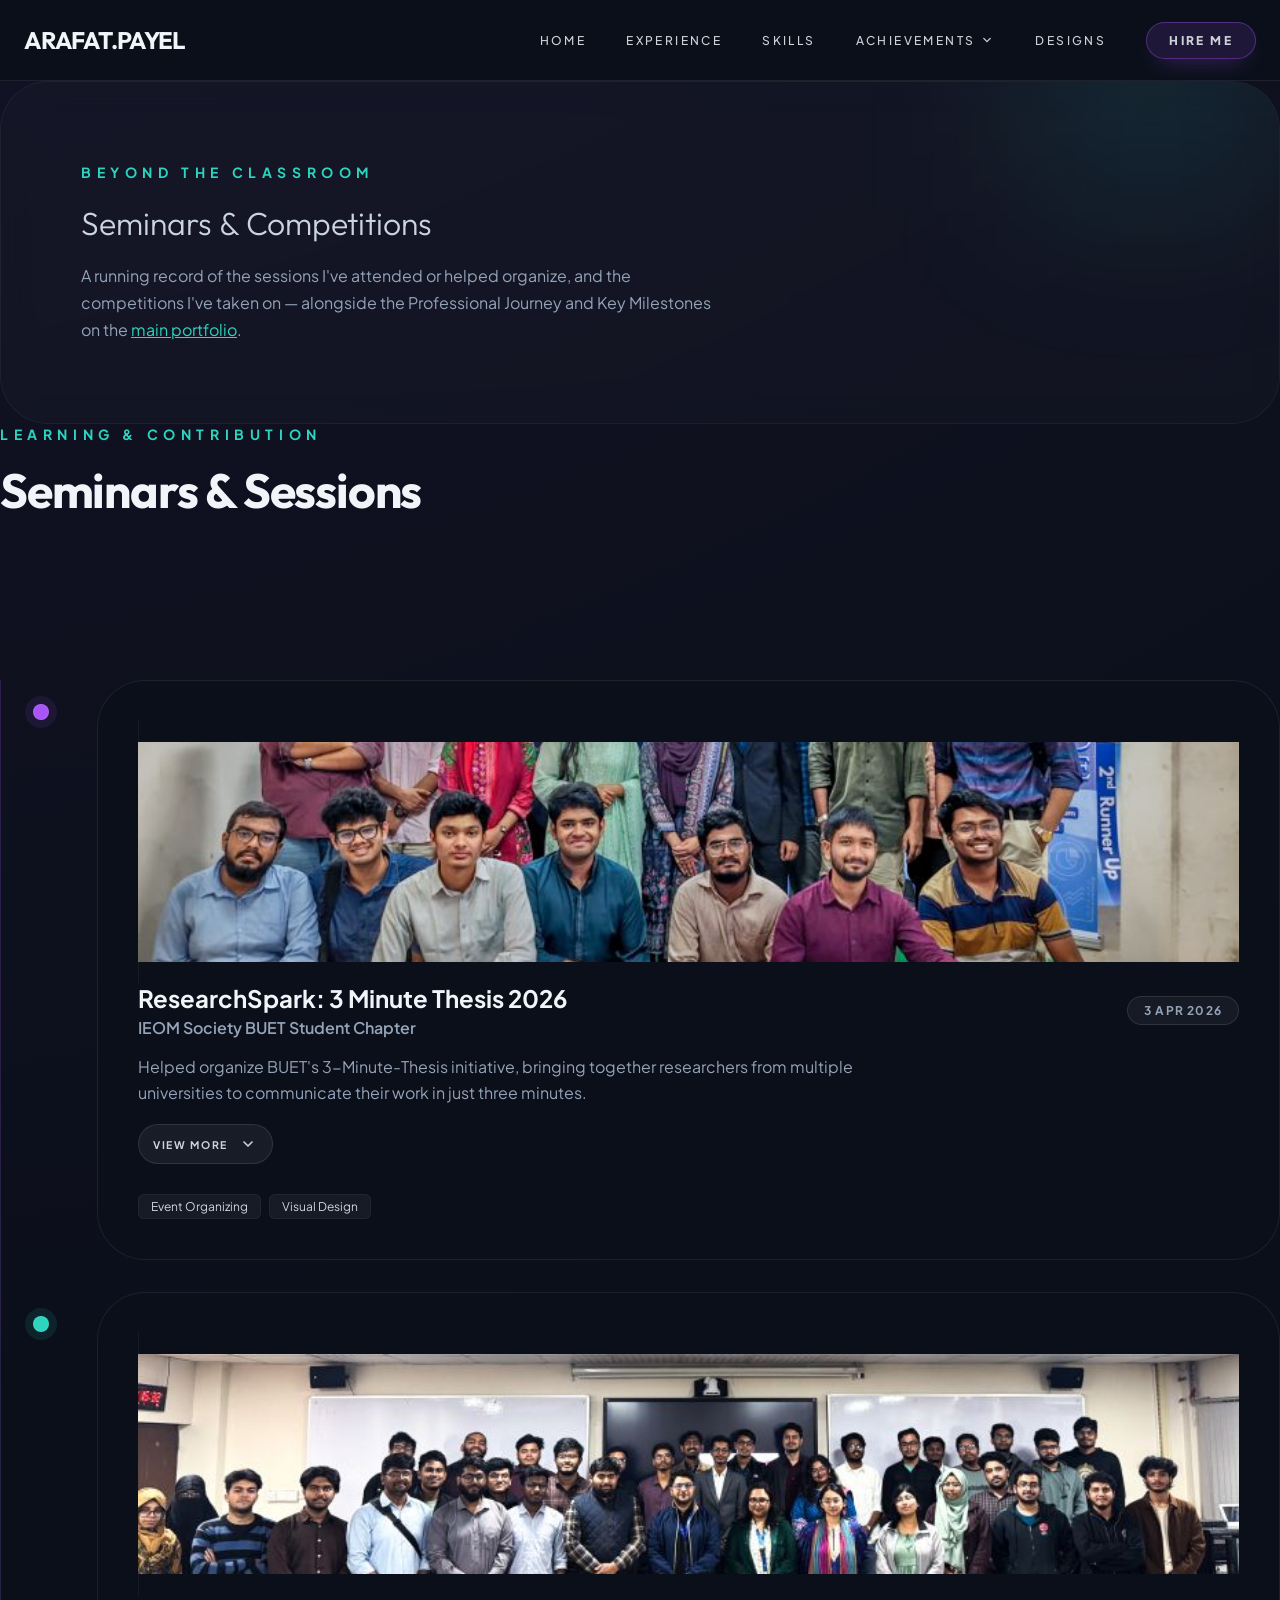
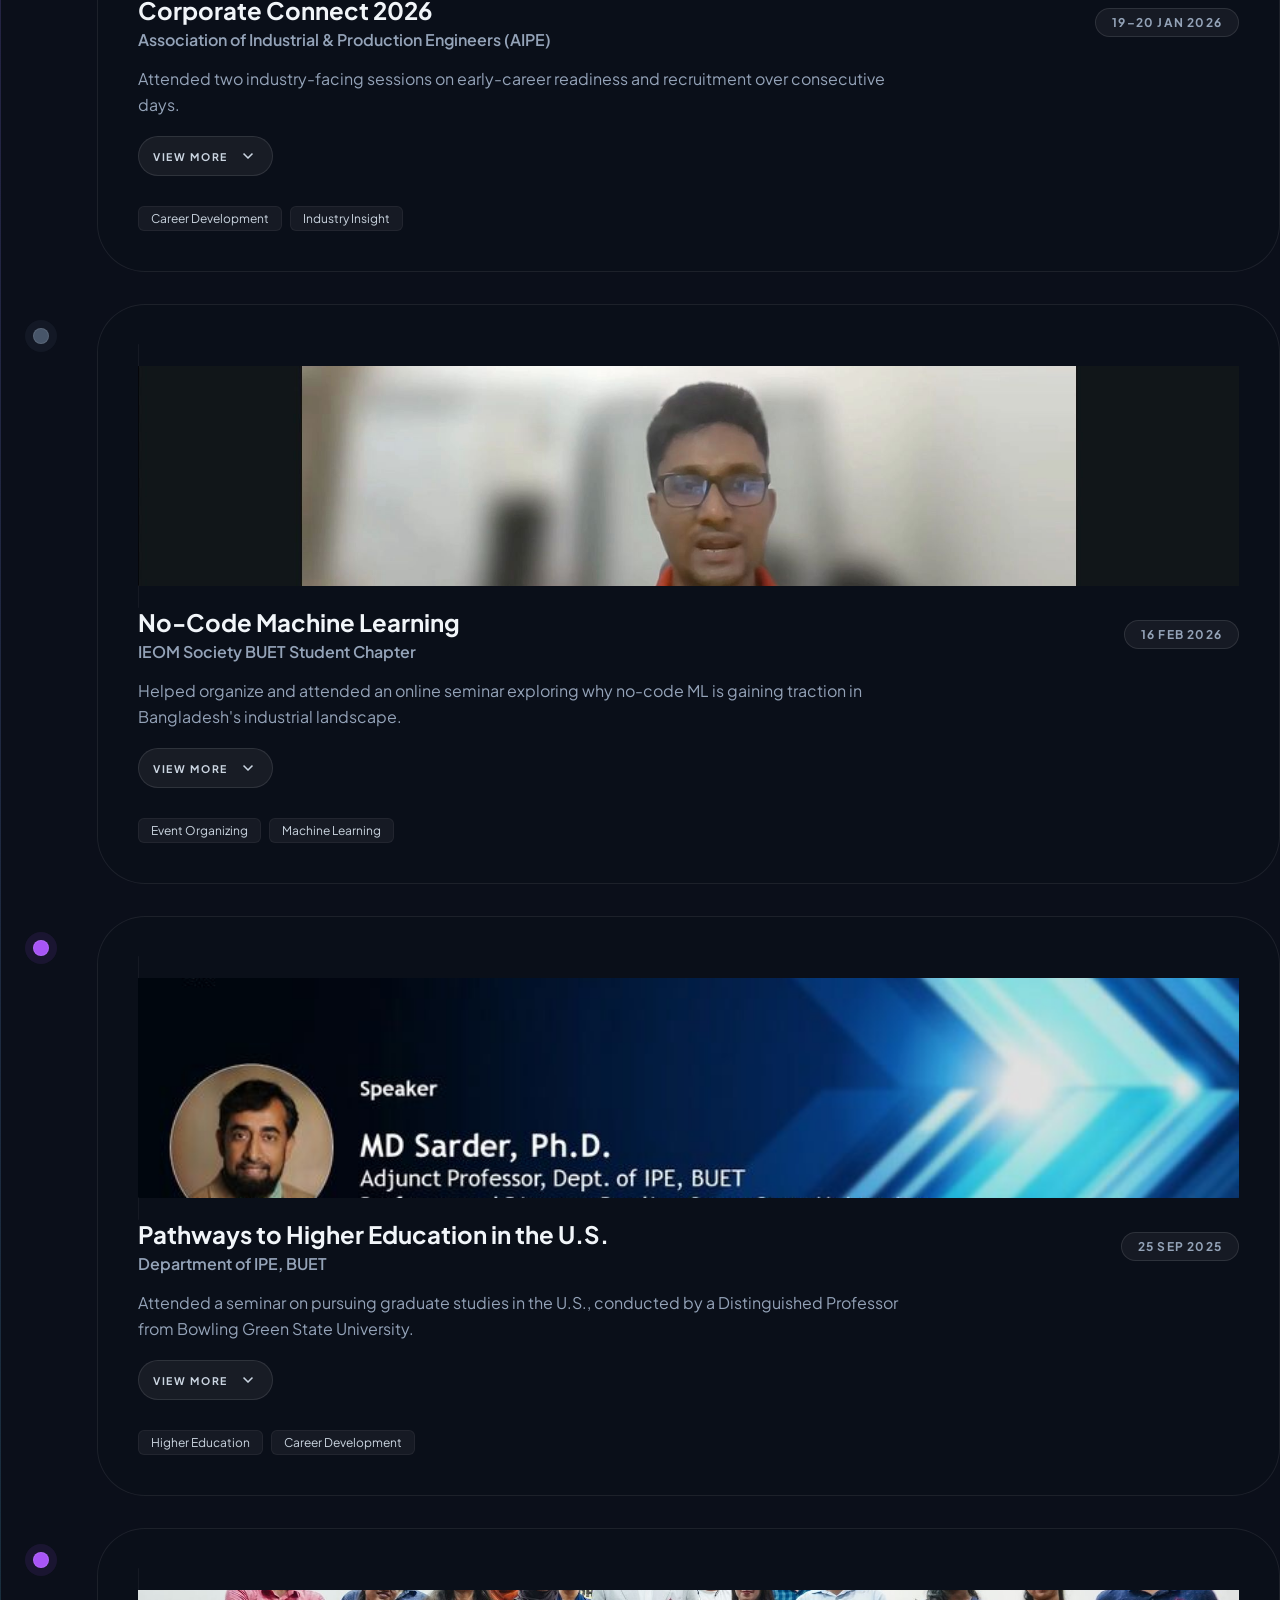
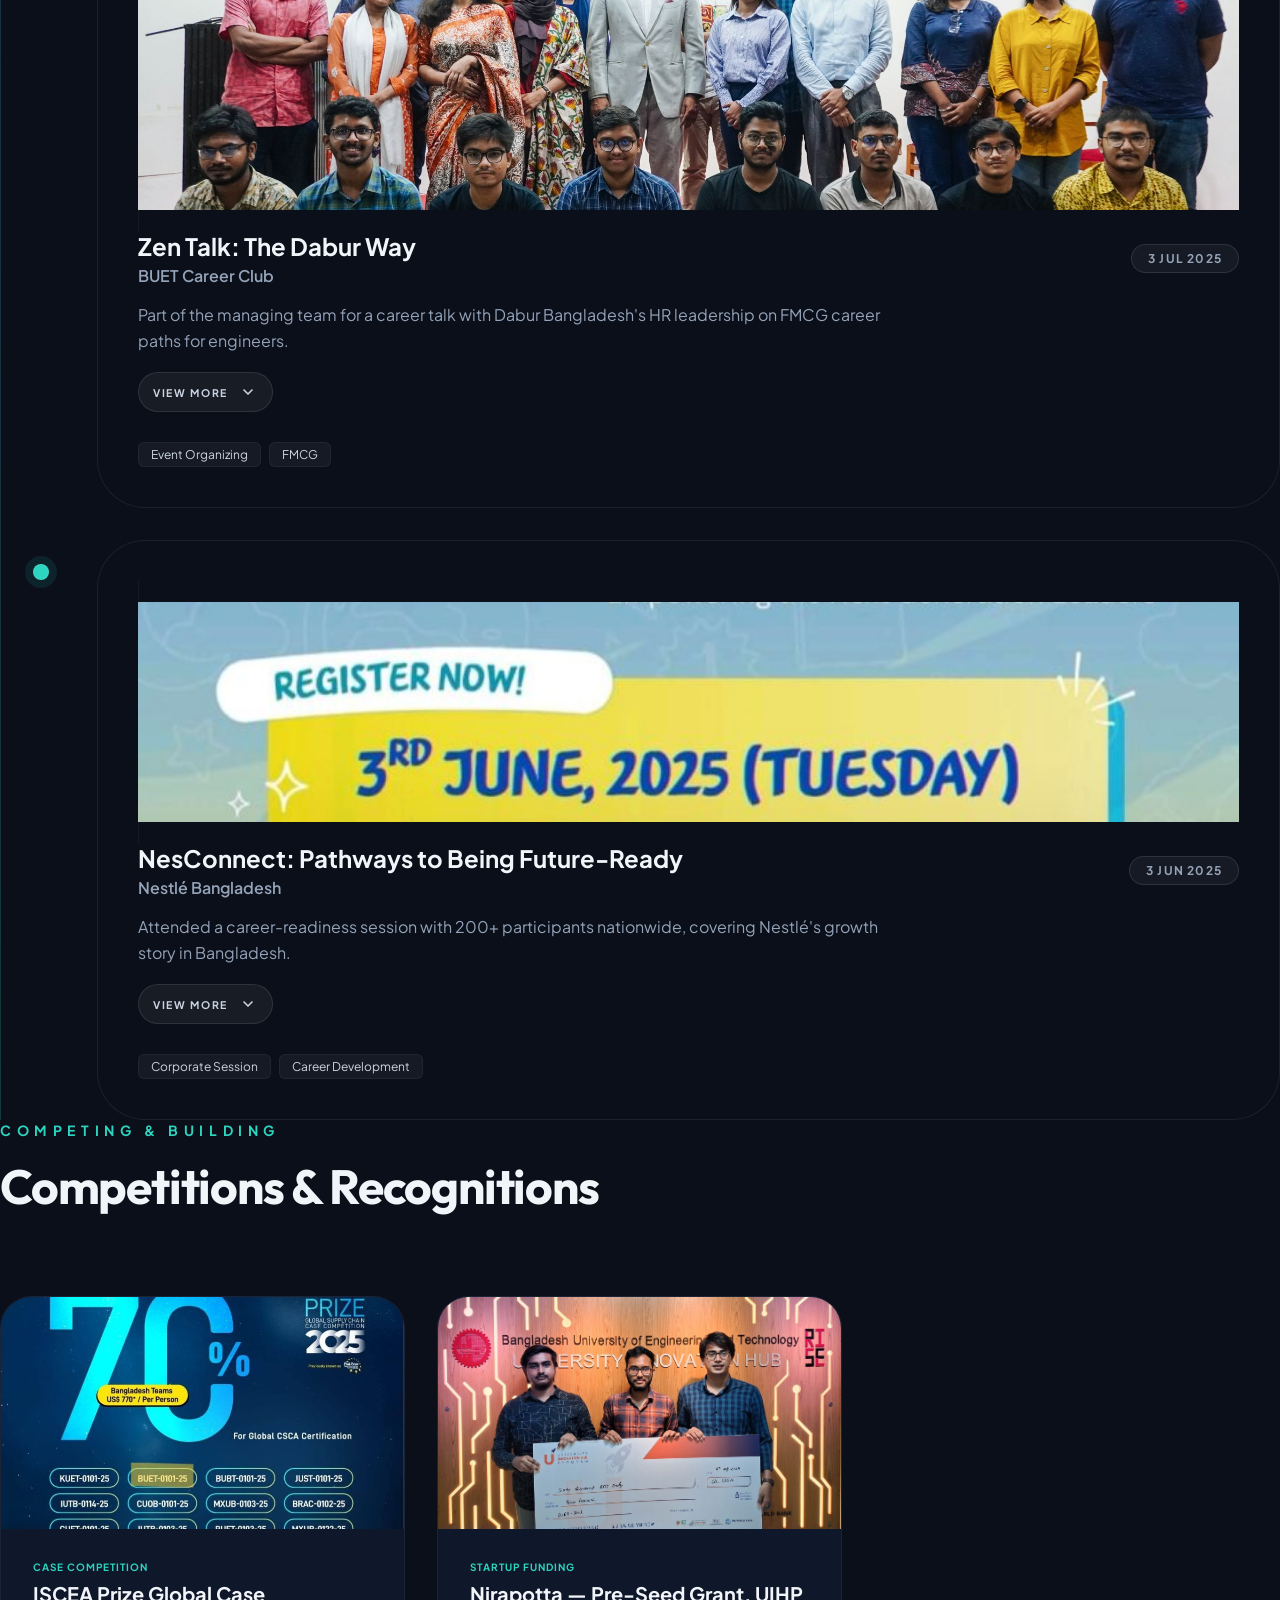
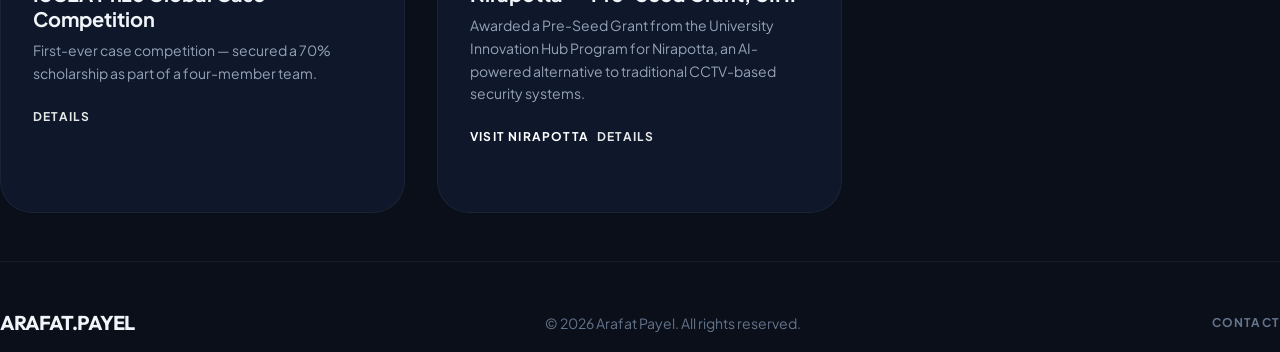
<file: seminars.html>
<!DOCTYPE html>
<html lang="en">
<head>
  <meta charset="UTF-8" />
  <meta name="viewport" content="width=device-width, initial-scale=1.0" />
  <title>Seminars &amp; Competitions — Arafat Payel</title>
  <link rel="preconnect" href="https://fonts.googleapis.com">
  <link rel="preconnect" href="https://fonts.gstatic.com" crossorigin>
  <link href="https://fonts.googleapis.com/css2?family=Outfit:wght@300;400;700&family=Plus+Jakarta+Sans:wght@300;400;500;700&display=swap" rel="stylesheet">
  <link href="https://fonts.googleapis.com/css2?family=Material+Symbols+Outlined:wght@400&display=swap" rel="stylesheet">
  <link rel="stylesheet" href="styles.css" />
</head>
<body>
  <div class="page">
    <!-- Navigation -->
    <header class="nav">
      <div class="nav-inner">
        <a href="index.html" class="nav-brand nav-brand--link">ARAFAT.PAYEL</a>
        <button class="nav-toggle" type="button" id="navToggle" aria-label="Toggle navigation" aria-expanded="false" aria-controls="primaryNav">
          <span class="material-symbols-outlined" id="navToggleIcon" aria-hidden="true">menu</span>
        </button>
        <nav class="nav-links" id="primaryNav">
          <a href="index.html#home">Home</a>
          <a href="index.html#experience">Experience</a>
          <a href="index.html#skills">Skills</a>
          <div class="nav-item nav-item--dropdown">
            <button class="nav-dropdown-trigger" type="button" aria-expanded="false" aria-haspopup="true">
              Achievements
              <span class="material-symbols-outlined nav-dropdown-caret" aria-hidden="true">expand_more</span>
            </button>
            <div class="nav-dropdown-menu">
              <a href="index.html#portfolio">Key Milestones</a>
              <a href="seminars.html" aria-current="page">Seminars &amp; Competitions</a>
            </div>
          </div>
          <a href="index.html#designs">Designs</a>
          <a href="index.html#contact" class="nav-cta">Hire Me</a>
        </nav>
      </div>
    </header>

    <main>
      <!-- Page intro -->
      <section id="seminars-top" class="section section-summary">
        <div class="summary-card">
          <div class="summary-glow"></div>
          <div class="summary-inner">
            <p class="eyebrow">Beyond the Classroom</p>
            <p class="summary-text summary-text--compact">
              Seminars &amp; Competitions
            </p>
            <p class="summary-lede">
              A running record of the sessions I've attended or helped organize, and the
              competitions I've taken on — alongside the Professional Journey and Key Milestones
              on the <a href="index.html#portfolio" class="inline-link">main portfolio</a>.
            </p>
          </div>
        </div>
      </section>

      <!-- Seminars & Sessions Timeline -->
      <section id="seminars" class="section section-journey">
        <div class="journey-header">
          <div class="section-header">
            <p class="eyebrow">Learning &amp; Contribution</p>
            <h2 class="section-title">Seminars &amp; Sessions</h2>
          </div>
        </div>
        <div class="journey-layout">
          <div class="journey-divider"></div>
         <div class="journey-cards">

  <!-- ResearchSpark 2026 -->
  <article class="journey-card">
    <div class="journey-card-badge journey-card-badge--purple"></div>
    <div class="journey-card-inner" role="button" tabindex="0" aria-expanded="false">
      <div class="seminar-row">
        <a class="journey-photo seminar-photo-link" href="assets/seminars/researchspark-2026.jpg" target="_blank" rel="noopener">
          <img src="assets/seminars/researchspark-2026.jpg" alt="ResearchSpark: 3 Minute Thesis 2026 grand finale" loading="lazy" decoding="async" />
        </a>

        <div class="seminar-content">
          <div class="journey-card-header">
            <div class="journey-card-titles">
              <h3 class="journey-role">ResearchSpark: 3 Minute Thesis 2026</h3>
              <p class="journey-org">IEOM Society BUET Student Chapter</p>
            </div>
            <span class="journey-meta">3 Apr 2026</span>
          </div>
          <p class="journey-text">
            Helped organize BUET's 3-Minute-Thesis initiative, bringing together researchers
            from multiple universities to communicate their work in just three minutes.
          </p>
          <button class="journey-expand" type="button" aria-expanded="false">
            <span class="journey-expand-label">View more</span>
            <span class="material-symbols-outlined journey-expand-icon" aria-hidden="true">expand_more</span>
          </button>
          <ul class="journey-points">
            <li>Shaped the event's <span class="hl">visual identity</span> and overall attendee experience</li>
            <li>Supported planning through to the Grand Finale alongside the chapter's leadership</li>
            <li>Reinforced the value of clear, real-world-relevant research communication among student researchers</li>
          </ul>
          <div class="journey-tags">
            <span class="tag">Event Organizing</span>
            <span class="tag">Visual Design</span>
          </div>
        </div>
      </div>
    </div>
  </article>

  <!-- Corporate Connect 2026 -->
  <article class="journey-card">
    <div class="journey-card-badge journey-card-badge--teal"></div>
    <div class="journey-card-inner" role="button" tabindex="0" aria-expanded="false">
      <div class="seminar-row seminar-row--reverse">
        <a class="journey-photo seminar-photo-link" href="assets/seminars/corporate-connect-2026.jpg" target="_blank" rel="noopener">
          <img src="assets/seminars/corporate-connect-2026.jpg" alt="Corporate Connect 2026 session" loading="lazy" decoding="async" />
        </a>

        <div class="seminar-content">
          <div class="journey-card-header">
            <div class="journey-card-titles">
              <h3 class="journey-role">Corporate Connect 2026</h3>
              <p class="journey-org">Association of Industrial &amp; Production Engineers (AIPE)</p>
            </div>
            <span class="journey-meta">19–20 Jan 2026</span>
          </div>
          <p class="journey-text">
            Attended two industry-facing sessions on early-career readiness and recruitment
            over consecutive days.
          </p>
          <button class="journey-expand" type="button" aria-expanded="false">
            <span class="journey-expand-label">View more</span>
            <span class="material-symbols-outlined journey-expand-icon" aria-hidden="true">expand_more</span>
          </button>
          <ul class="journey-points">
            <li><span class="hl">Session 1 — Industry Lens on Early Career Readiness:</span> CV building, job search strategy, and assessment prep, led by a Talent Acquisition lead at Reckitt</li>
            <li><span class="hl">Session 2 — From Shortlist to Success:</span> the recruiter's-eye view of hiring, led by recruiting professionals from Grameenphone</li>
          </ul>
          <div class="journey-tags">
            <span class="tag">Career Development</span>
            <span class="tag">Industry Insight</span>
          </div>
        </div>
      </div>
    </div>
  </article>

  <!-- No-Code Machine Learning -->
  <article class="journey-card">
    <div class="journey-card-badge journey-card-badge--slate"></div>
    <div class="journey-card-inner" role="button" tabindex="0" aria-expanded="false">
      <div class="seminar-row">
        <a class="journey-photo seminar-photo-link" href="assets/seminars/no-code-ml.jpg" target="_blank" rel="noopener">
          <img src="assets/seminars/no-code-ml.jpg" alt="No-Code Machine Learning seminar" loading="lazy" decoding="async" />
        </a>

        <div class="seminar-content">
          <div class="journey-card-header">
            <div class="journey-card-titles">
              <h3 class="journey-role">No-Code Machine Learning</h3>
              <p class="journey-org">IEOM Society BUET Student Chapter</p>
            </div>
            <span class="journey-meta">16 Feb 2026</span>
          </div>
          <p class="journey-text">
            Helped organize and attended an online seminar exploring why no-code ML is gaining
            traction in Bangladesh's industrial landscape.
          </p>
          <button class="journey-expand" type="button" aria-expanded="false">
            <span class="journey-expand-label">View more</span>
            <span class="material-symbols-outlined journey-expand-icon" aria-hidden="true">expand_more</span>
          </button>
          <ul class="journey-points">
            <li>Covered <span class="hl-purple">real-world manufacturing use cases</span> and career pathways into AI-driven roles</li>
            <li>Delivered by Araf Mustavi, with a focus on practical skill-building for engineering students</li>
          </ul>
          <div class="journey-tags">
            <span class="tag">Event Organizing</span>
            <span class="tag">Machine Learning</span>
          </div>
        </div>
      </div>
    </div>
  </article>

  <!-- Pathways to Higher Education in the US -->
  <article class="journey-card">
    <div class="journey-card-badge journey-card-badge--pink"></div>
    <div class="journey-card-inner" role="button" tabindex="0" aria-expanded="false">
      <div class="seminar-row seminar-row--reverse">
        <a class="journey-photo seminar-photo-link" href="assets/seminars/pathways-higher-ed.jpg" target="_blank" rel="noopener">
          <img src="assets/seminars/pathways-higher-ed.jpg" alt="Pathways to Higher Education in the U.S. seminar" loading="lazy" decoding="async" />
        </a>

        <div class="seminar-content">
          <div class="journey-card-header">
            <div class="journey-card-titles">
              <h3 class="journey-role">Pathways to Higher Education in the U.S.</h3>
              <p class="journey-org">Department of IPE, BUET</p>
            </div>
            <span class="journey-meta">25 Sep 2025</span>
          </div>
          <p class="journey-text">
            Attended a seminar on pursuing graduate studies in the U.S., conducted by a
            Distinguished Professor from Bowling Green State University.
          </p>
          <button class="journey-expand" type="button" aria-expanded="false">
            <span class="journey-expand-label">View more</span>
            <span class="material-symbols-outlined journey-expand-icon" aria-hidden="true">expand_more</span>
          </button>
          <ul class="journey-points">
            <li>Covered <span class="hl">pathways and opportunities</span> for BUET graduates pursuing higher education abroad</li>
            <li>Organized by faculty members Dr. Syed Mithun Ali and Rashik Ahnaf</li>
          </ul>
          <div class="journey-tags">
            <span class="tag">Higher Education</span>
            <span class="tag">Career Development</span>
          </div>
        </div>
      </div>
    </div>
  </article>

  <!-- Zen Talk: The Dabur Way -->
  <article class="journey-card">
    <div class="journey-card-badge journey-card-badge--purple"></div>
    <div class="journey-card-inner" role="button" tabindex="0" aria-expanded="false">
      <div class="seminar-row">
        <a class="journey-photo seminar-photo-link" href="assets/seminars/zen-talk-dabur.jpg" target="_blank" rel="noopener">
          <img src="assets/seminars/zen-talk-dabur.jpg" alt="Zen Talk: The Dabur Way career session" loading="lazy" decoding="async" />
        </a>

        <div class="seminar-content">
          <div class="journey-card-header">
            <div class="journey-card-titles">
              <h3 class="journey-role">Zen Talk: The Dabur Way</h3>
              <p class="journey-org">BUET Career Club</p>
            </div>
            <span class="journey-meta">3 Jul 2025</span>
          </div>
          <p class="journey-text">
            Part of the managing team for a career talk with Dabur Bangladesh's HR
            leadership on FMCG career paths for engineers.
          </p>
          <button class="journey-expand" type="button" aria-expanded="false">
            <span class="journey-expand-label">View more</span>
            <span class="material-symbols-outlined journey-expand-icon" aria-hidden="true">expand_more</span>
          </button>
          <ul class="journey-points">
            <li>Helped organize the session alongside BUET Career Club leadership</li>
            <li>Session covered how <span class="hl">Dabur differentiates itself</span> among MNCs and career possibilities for engineers in FMCG</li>
          </ul>
          <div class="journey-tags">
            <span class="tag">Event Organizing</span>
            <span class="tag">FMCG</span>
          </div>
        </div>
      </div>
    </div>
  </article>

  <!-- NesConnect -->
  <article class="journey-card">
    <div class="journey-card-badge journey-card-badge--teal"></div>
    <div class="journey-card-inner" role="button" tabindex="0" aria-expanded="false">
      <div class="seminar-row seminar-row--reverse">
        <a class="journey-photo seminar-photo-link" href="assets/seminars/nesconnect.jpg" target="_blank" rel="noopener">
          <img src="assets/seminars/nesconnect.jpg" alt="NesConnect: Pathways to Being Future-Ready session" loading="lazy" decoding="async" />
        </a>

        <div class="seminar-content">
          <div class="journey-card-header">
            <div class="journey-card-titles">
              <h3 class="journey-role">NesConnect: Pathways to Being Future-Ready</h3>
              <p class="journey-org">Nestlé Bangladesh</p>
            </div>
            <span class="journey-meta">3 Jun 2025</span>
          </div>
          <p class="journey-text">
            Attended a career-readiness session with 200+ participants nationwide, covering
            Nestlé's growth story in Bangladesh.
          </p>
          <button class="journey-expand" type="button" aria-expanded="false">
            <span class="journey-expand-label">View more</span>
            <span class="material-symbols-outlined journey-expand-icon" aria-hidden="true">expand_more</span>
          </button>
          <ul class="journey-points">
            <li>Covered Nestlé's <span class="hl">30-year growth story</span> in Bangladesh and modern CV-building practices</li>
            <li>Introduced to youth programs — Nesternship, NesRiser, and the Technical Trainee Programme</li>
          </ul>
          <div class="journey-tags">
            <span class="tag">Corporate Session</span>
            <span class="tag">Career Development</span>
          </div>
        </div>
      </div>
    </div>
  </article>

</div>
      </section>

      <!-- Competitions & Recognitions -->
      <section id="competitions" class="section section-portfolio">
        <div class="section-header">
          <p class="eyebrow">Competing &amp; Building</p>
          <h2 class="section-title">Competitions &amp; Recognitions</h2>
        </div>
        <div class="portfolio-grid">

          <article class="project-card">
            <div class="project-image">
              <img src="assets/seminars/iscea-case-competition.jpg" alt="ISCEA Prize Global Case Competition team" loading="lazy" decoding="async" />
            </div>
            <div class="project-body">
              <p class="project-eyebrow">Case Competition</p>
              <h3 class="project-title">ISCEA Prize Global Case Competition</h3>
              <p class="project-description">
                First-ever case competition — secured a 70% scholarship as part of a four-member team.
              </p>
              <div class="project-footer project-footer--actions">
                <button class="link-button project-expand" type="button" aria-expanded="false">
                  Details
                </button>
              </div>
              <ul class="project-points">
                <li>Teamed with <span class="hl">Md. Mushfiqur Rahman Asif</span>, K.M. Fahim Shariar, and Farjana Faija</li>
                <li>Drew on supply chain strategy insights shared by Md. Junayed Hasan</li>
              </ul>
            </div>
          </article>

          <article class="project-card">
            <div class="project-image">
              <img src="assets/seminars/nirapotta-uihp.jpg" alt="Nirapotta UIHP Pre-Seed Grant milestone" loading="lazy" decoding="async" />
            </div>
            <div class="project-body">
              <p class="project-eyebrow">Startup Funding</p>
              <h3 class="project-title">Nirapotta — Pre-Seed Grant, UIHP</h3>
              <p class="project-description">
                Awarded a Pre-Seed Grant from the University Innovation Hub Program for Nirapotta,
                an AI-powered alternative to traditional CCTV-based security systems.
              </p>
              <div class="project-footer project-footer--actions">
                <a class="link-button" href="https://www.nirapottabd.com" target="_blank" rel="noopener">
                  Visit Nirapotta
                </a>
                <button class="link-button project-expand" type="button" aria-expanded="false">
                  Details
                </button>
              </div>
              <ul class="project-points">
                <li>Team: <span class="hl">Md. Nazmus Sakib</span> and Md. Nafis Hussain</li>
                <li>Mentored by M. L. Khabir, advised by Rifat Rahman</li>
              </ul>
            </div>
          </article>

        </div>
      </section>

      <!-- Footer -->
      <section class="section section-contact">
        <div class="footer-bottom">
          <div class="footer-left">ARAFAT.PAYEL</div>
          <div class="footer-center">© 2026 Arafat Payel. All rights reserved.</div>
          <div class="footer-right">
            <a href="index.html#contact" class="footer-link">Contact</a>
          </div>
        </div>
      </section>
    </main>
  </div>

  <script src="site.js"></script>
</body>
</html>
</file>
<file: styles.css>
:root {
  --bg: #0b0f1a;
  --card-bg-soft: rgba(255, 255, 255, 0.02);
  --card-border-soft: rgba(255, 255, 255, 0.05);
  --card-border-strong: rgba(255, 255, 255, 0.08);
  --glass-overlay: rgba(255, 255, 255, 0.05);
  --accent: #a855f7;
  --accent-teal: #2dd4bf;
  --text-primary: #f1f5f9;
  --text-muted: #94a3b8;
  --text-soft: #cbd5e1;
  --text-brand: #a855f7;
  --shadow-soft: 0 25px 50px -12px rgba(0, 0, 0, 0.25);
}

*,
*::before,
*::after {
  box-sizing: border-box;
}
html {
  scroll-behavior: smooth;
  scroll-padding-top: 96px; /* offset for sticky navbar */
html, body {
  overflow-x: hidden;
  margin: 0;
  width: 100%;
}

body {
  min-height: 100vh;
  font-family: "Plus Jakarta Sans", system-ui, -apple-system, BlinkMacSystemFont,
    "Segoe UI", sans-serif;
  color: var(--text-primary);
  background-color: var(--bg);
  -webkit-font-smoothing: antialiased;
}

.page {
  position: relative;
  width: 100%;
  max-width: none;          /* full width */
  margin: 0;                /* no centered gutters */
  padding-bottom: 16.89px;
  background: radial-gradient(
    circle at -45% -45%,
    rgba(168, 85, 247, 0.1) 0,
    rgba(168, 85, 247, 0) 50%
  );
}

main {
  position: relative;
  z-index: 0;
}

a {
  color: inherit;
  text-decoration: none;
}

.material-symbols-outlined {
  font-family: "Material Symbols Outlined";
  font-weight: 400;
  font-style: normal;
  font-size: 30px;
  line-height: 1;
}

/* NAVIGATION */

.nav {
  position: sticky;
  top: 0;
  z-index: 10;
  backdrop-filter: blur(16px);
  background: rgba(11, 15, 26, 0.8);
  border-bottom: 1px solid var(--card-border-strong);
}

.nav-inner {
  display: flex;
  align-items: center;
  justify-content: space-between;
  gap: 3rem;
  padding: 0 24px;
  height: 80px;
}

.nav-brand {
  font-family: "Outfit", system-ui, sans-serif;
  font-weight: 700;
  font-size: 24px;
  letter-spacing: -0.05em;
  color: var(--text-primary);
}

.nav-links {
  display: flex;
  align-items: center;
  gap: 40px;
  font-size: 12px;
  font-weight: 500;
  letter-spacing: 0.2em;
  text-transform: uppercase;
}

.nav-links a {
  position: relative;
  color: var(--text-primary);
  opacity: 0.85;
  transition: opacity 150ms ease, transform 150ms ease;
}

.nav-links a:hover {
  opacity: 1;
  transform: translateY(-1px);
}

.nav-item--dropdown {
  position: relative;
}

.nav-dropdown-trigger {
  display: inline-flex;
  align-items: center;
  gap: 4px;
  background: none;
  border: none;
  padding: 0;
  color: var(--text-primary);
  opacity: 0.85;
  font: inherit;
  letter-spacing: inherit;
  text-transform: inherit;
  cursor: pointer;
  transition: opacity 150ms ease, transform 150ms ease;
}

.nav-dropdown-trigger:hover {
  opacity: 1;
  transform: translateY(-1px);
}

.nav-dropdown-caret {
  font-size: 16px;
  transition: transform 180ms ease;
}

.nav-item--dropdown.is-open .nav-dropdown-caret {
  transform: rotate(180deg);
}

.nav-dropdown-menu {
  position: absolute;
  top: calc(100% + 16px);
  left: 50%;
  transform: translateX(-50%) translateY(-8px);
  min-width: 220px;
  display: flex;
  flex-direction: column;
  padding: 10px;
  border-radius: 20px;
  border: 1px solid var(--card-border-strong);
  background: rgba(11, 15, 26, 0.97);
  backdrop-filter: blur(16px);
  box-shadow: var(--shadow-soft);
  opacity: 0;
  pointer-events: none;
  visibility: hidden;
  transition: opacity 160ms ease, transform 160ms ease;
  text-transform: none;
  letter-spacing: normal;
}

.nav-item--dropdown.is-open .nav-dropdown-menu {
  opacity: 1;
  transform: translateX(-50%) translateY(0);
  pointer-events: auto;
  visibility: visible;
}

.nav-dropdown-menu a {
  padding: 10px 14px;
  border-radius: 12px;
  font-size: 13px;
  font-weight: 500;
  text-transform: none;
  letter-spacing: normal;
  opacity: 0.85;
}

.nav-dropdown-menu a:hover {
  opacity: 1;
  background: rgba(255, 255, 255, 0.05);
  transform: none;
}

.nav-cta {
  padding: 10px 22px;
  border-radius: 9999px;

  background: rgba(168, 85, 247, 0.16); /* theme */
  border: 1px solid rgba(168, 85, 247, 0.45);
  color: #fff;

  font-weight: 800;
  letter-spacing: 0.2em;
  box-shadow: 0 10px 25px -12px rgba(168, 85, 247, 0.55);

  transition: transform 150ms ease, background-color 150ms ease, border-color 150ms ease;
}

.nav-cta:hover {
  transform: translateY(-1px);
  background: rgba(168, 85, 247, 0.24);
  border-color: rgba(168, 85, 247, 0.65);
}

.nav-toggle {
  display: none;
  align-items: center;
  justify-content: center;
  width: 44px;
  height: 44px;
  border-radius: 9999px;
  border: 1px solid var(--card-border-strong);
  background: rgba(255, 255, 255, 0.04);
  color: var(--text-primary);
  cursor: pointer;
}

.nav-toggle .material-symbols-outlined {
  font-size: 26px;
}

@media (max-width: 860px) {
  .nav-toggle {
    display: inline-flex;
  }

  .nav-links {
    position: fixed;
    top: 80px;
    left: 0;
    right: 0;
    flex-direction: column;
    align-items: stretch;
    gap: 0;
    padding: 12px 24px 28px;
    background: rgba(11, 15, 26, 0.98);
    backdrop-filter: blur(16px);
    border-bottom: 1px solid var(--card-border-strong);
    transform: translateY(-12px);
    opacity: 0;
    pointer-events: none;
    visibility: hidden;
    transition: transform 200ms ease, opacity 200ms ease;
  }

  .nav-links.is-open {
    transform: translateY(0);
    opacity: 1;
    pointer-events: auto;
    visibility: visible;
  }

  .nav-links a {
    padding: 14px 4px;
    border-bottom: 1px solid var(--card-border-soft);
  }

  .nav-links a:last-child {
    border-bottom: none;
  }

  .nav-cta {
    margin-top: 12px;
    text-align: center;
    justify-content: center;
  }

  .nav-item--dropdown {
    border-bottom: 1px solid var(--card-border-soft);
  }

  .nav-dropdown-trigger {
    width: 100%;
    justify-content: space-between;
    padding: 14px 4px;
    opacity: 1;
  }

  .nav-dropdown-menu {
    position: static;
    transform: none;
    opacity: 1;
    pointer-events: auto;
    visibility: visible;
    display: none;
    margin: 0 0 8px;
    padding: 4px 0 4px 12px;
    border: none;
    background: none;
    box-shadow: none;
  }

  .nav-item--dropdown.is-open .nav-dropdown-menu {
    display: flex;
  }

  .nav-dropdown-caret {
    transform: none !important;
  }

  .nav-item--dropdown.is-open .nav-dropdown-trigger .nav-dropdown-caret {
    transform: rotate(180deg) !important;
  }
}

@media (prefers-reduced-motion: reduce) {
  .nav-links {
    transition: none;
  }
}

/* SECTIONS */

.section {
  padding: 0 24px;
}

.section-hero {
  padding-top: 176px;
  padding-bottom: 120px;
}

.section-summary {
  padding-top: 72px;
  padding-bottom: 72px;
}

.section-journey,
.section-portfolio,
.section-designs {
  padding-top: 104px;
  padding-bottom: 104px;
}

.section-skills {
  padding-top: 104px;
  padding-bottom: 104px;
  background: rgba(15, 23, 42, 0.5);
}

.section-academics {
  padding-top: 80px;
  padding-bottom: 80px;
  border-top: 1px solid var(--card-border-soft);
}

.section-contact {
  padding-top: 104px;
  padding-bottom: 56px;
}

.section-header {
  display: flex;
  flex-direction: column;
  gap: 16px;
}

.section-header-center {
  text-align: center;
  align-items: center;
}

.section-title {
  margin: 0;
  font-family: "Outfit", system-ui, sans-serif;
  font-weight: 700;
  font-size: 48px;
  letter-spacing: -0.025em;
  color: var(--text-primary);
}

.eyebrow {
  margin: 0;
  font-family: "Plus Jakarta Sans", system-ui, sans-serif;
  font-weight: 700;
  font-size: 14px;
  line-height: 1.43;
  letter-spacing: 0.4em;
  text-transform: uppercase;
  color: var(--accent-teal);
}

/* HERO */

.hero-inner {
  display: flex;
  align-items: center;
  justify-content: center;
  gap: 48px;
}

.hero-content {
  display: flex;
  flex-direction: column;
  gap: 40px;
  max-width: 805px;
}

.hero-pill {
  display: inline-flex;
  align-items: center;
  padding: 8px 16px;
  border-radius: 9999px;
  background: rgba(168, 85, 247, 0.1);
  border: 1px solid rgba(168, 85, 247, 0.2);
  backdrop-filter: blur(16px);
}

.pill-dot {
  width: 8px;
  height: 8px;
  border-radius: 9999px;
  background: var(--accent);
  margin-right: 12px;
}

.pill-label {
  font-family: "Plus Jakarta Sans", system-ui, sans-serif;
  font-weight: 700;
  font-size: 12px;
  letter-spacing: 0.1em;
  text-transform: uppercase;
  color: var(--accent);
}

.hero-title {
  margin: 0;
  font-family: "Outfit", system-ui, sans-serif;
  font-weight: 700;
  font-size: clamp(36px, 6.5vw, 88px);
  line-height: 1.05;
  letter-spacing: -0.04em;
  color: var(--text-primary);
}
.hero-title { text-wrap: balance; }

.hero-subtitle,
.hero-content p {
  margin: 0;
  max-width: 664px;
  font-family: "Plus Jakarta Sans", system-ui, sans-serif;
  font-weight: 500;
  font-size: 24px;
  line-height: 1.33;
  color: #ffffff;
}

.hero-actions {
  display: flex;
  align-items: center;
  gap: 20px;
}

.btn {
  display: inline-flex;
  align-items: center;
  justify-content: center;
  gap: 12px;
  padding: 16px 32px;
  border-radius: 32px;
  border: 1px solid transparent;
  font-family: "Plus Jakarta Sans", system-ui, sans-serif;
  font-weight: 700;
  font-size: 16px;
  line-height: 1.5;
  cursor: pointer;
  transition: transform 120ms ease, box-shadow 120ms ease, background-color 120ms ease,
    color 120ms ease, border-color 120ms ease;
}

.btn-primary {
  background: var(--accent);
  color: #ffffff;
  box-shadow: 0 8px 10px -6px rgba(168, 85, 247, 0.2),
    0 20px 25px -5px rgba(168, 85, 247, 0.2);
}

.btn-primary:hover {
  transform: translateY(-1px);
  box-shadow: 0 16px 30px -10px rgba(168, 85, 247, 0.4);
}

.btn-outline {
  background: transparent;
  border-color: var(--card-border-strong);
  color: #ffffff;
  backdrop-filter: blur(16px);
}

.btn-outline:hover {
  background: rgba(255, 255, 255, 0.03);
}

.btn-block {
  width: 100%;
}

.hero-portrait {
  position: relative;
  width: 378px;
}

.hero-gradient {
  position: absolute;
  inset: -40px;
  border-radius: 9999px;
  background: linear-gradient(
    58deg,
    rgba(168, 85, 247, 0.3),
    rgba(45, 212, 191, 0.3)
  );
  filter: blur(100px);
  opacity: 0.5;
}

.hero-portrait-frame {
  position: relative;
  border-radius: 48px;
  border: 1px solid rgba(255, 255, 255, 0.1);
  background: rgba(15, 23, 42, 0.9);
  box-shadow: var(--shadow-soft);
  overflow: hidden;
}

.hero-portrait-frame img {
  display: block;
  width: 100%;
  height: auto;
}

/* SUMMARY */

.summary-card {
  position: relative;
  border-radius: 48px;
  border: 1px solid var(--card-border-soft);
  background: var(--card-bg-soft);
  backdrop-filter: blur(16px);
  overflow: hidden;
}

.summary-glow {
  position: absolute;
  top: -128px;
  right: 0;
  width: 256px;
  height: 256px;
  background: rgba(45, 212, 191, 0.1);
  filter: blur(80px);
  pointer-events: none;
}

.summary-inner {
  position: relative;
  padding: 80px;
  max-width: 896px;
}

.summary-text {
  margin: 24px 0 0;
  font-family: "Outfit", system-ui, sans-serif;
  font-weight: 300;
  font-size: 36px;
  line-height: 1.11;
  color: var(--text-soft);
}

.summary-text--compact {
  font-size: 32px;
}

.summary-lede {
  margin: 20px 0 0;
  max-width: 640px;
  font-size: 16px;
  line-height: 1.7;
  color: var(--text-muted);
}

.inline-link {
  color: var(--accent-teal);
  text-decoration: underline;
}

.nav-brand--link {
  cursor: pointer;
}

/* JOURNEY */

.section-journey .section-header {
  margin-bottom: 80px;
}

/* Inline keyword highlight (manual) */
.hl {
  font-weight: 800;
  color: var(--accent-teal);
}

.hl-purple {
  font-weight: 800;
  color: var(--accent);
}

.journey-header {
  display: flex;
  align-items: flex-end;
  justify-content: space-between;
  gap: 32px;
  margin-bottom: 80px;
}

.journey-hire-pill {
  align-self: flex-start;
  padding: 10px 24px;
  border-radius: 9999px;
  border: 1px solid rgba(255, 255, 255, 0.08);
  background: rgba(11, 15, 26, 0.8);
  color: var(--text-soft);
  font-family: "Plus Jakarta Sans", system-ui, sans-serif;
  font-weight: 700;
  font-size: 12px;
  letter-spacing: 0.2em;
  text-transform: uppercase;
  backdrop-filter: blur(16px);
}

.journey-layout {
  display: flex;
  gap: 32px;
}

.journey-divider {
  width: 1px;
  background: linear-gradient(
    180deg,
    rgba(168, 85, 247, 1),
    rgba(45, 212, 191, 1)
  );
  opacity: 0.2;
}

.journey-cards {
  flex: 1;
  display: flex;
  flex-direction: column;
  gap: 32px;
}

.journey-card {
  position: relative;
}

.journey-card-badge {
  position: absolute;
  left: 0;
  top: 24px;
  width: 16px;
  height: 16px;
  border-radius: 9999px;
  border: 1px solid rgba(255, 255, 255, 0.1);
  box-shadow: 0 0 0 8px rgba(168, 85, 247, 0.1);
}

.journey-card-badge--purple {
  background: var(--accent);
}

.journey-card-badge--pink {
  background: var(--accent);
  box-shadow: 0 0 0 8px rgba(168, 85, 247, 0.1);
}

.journey-card-badge--teal {
  background: var(--accent-teal);
  box-shadow: 0 0 0 8px rgba(45, 212, 191, 0.1);
}

.journey-card-badge--slate {
  background: #475569;
  box-shadow: 0 0 0 8px rgba(71, 85, 105, 0.15);
}

/* EXPERIENCE: hover uplift + view more + expandable points */
/* EXPERIENCE: only show a shaded "View more" chip, expand on click */

.journey-card-inner {
  margin-left: 64px;
  padding: 40px;
  border-radius: 48px;
  border: 1px solid var(--card-border-strong);
  background: rgba(11, 15, 26, 0.8);
  backdrop-filter: blur(16px);
  transition: transform 180ms ease, box-shadow 180ms ease, border-color 180ms ease;
}

.journey-card-inner:hover {
  transform: translateY(-6px);
  border-color: rgba(255, 255, 255, 0.14);
  box-shadow: 0 30px 60px -20px rgba(0, 0, 0, 0.55);
}

/* View more chip (always visible, shaded) */
.journey-expand {
  margin-top: 18px;

  display: inline-flex;
  align-items: center;
  gap: 10px;

  padding: 9px 14px;
  border-radius: 9999px;

  background: rgba(255, 255, 255, 0.06);
  border: 1px solid rgba(255, 255, 255, 0.10);
  color: var(--text-soft);

  cursor: pointer;
  user-select: none;

  font-family: "Plus Jakarta Sans", system-ui, sans-serif;
  font-weight: 700;
  font-size: 10.5px;
  letter-spacing: 0.16em;
  text-transform: uppercase;

  transition: transform 160ms ease, background-color 160ms ease, border-color 160ms ease;
}

.journey-expand:hover {
  transform: translateY(-1px);
  background: rgba(255, 255, 255, 0.09);
  border-color: rgba(255, 255, 255, 0.14);
}

.journey-expand-icon {
  font-size: 20px; /* smaller than global 30px */
  transition: transform 180ms ease;
}

.journey-card-inner.is-open .journey-expand-icon {
  transform: rotate(180deg);
}

/* Collapsed by default */
.journey-points {
  margin: 14px 0 0;
  padding-left: 18px;

  display: grid;
  gap: 10px;

  color: var(--text-muted);
  font-size: 14px;
  line-height: 1.7;

  max-height: 0;
  opacity: 0;
  overflow: hidden;

  transition: max-height 260ms ease, opacity 200ms ease;
}

/* Expanded */
.journey-card-inner.is-open .journey-points {
  max-height: 500px;
  opacity: 1;
}

/* Reduced motion */
@media (prefers-reduced-motion: reduce) {
  .journey-card-inner,
  .journey-expand,
  .journey-expand-icon,
  .journey-points {
    transition: none;
  }
}
.journey-card-header {
  display: flex;
  align-items: center;
  justify-content: space-between;
  gap: 24px;
  margin-bottom: 16px;
}

.journey-card-titles {
  display: flex;
  flex-direction: column;
  gap: 4px;
}

.journey-role {
  margin: 0;
  font-family: "Plus Jakarta Sans", system-ui, sans-serif;
  font-weight: 700;
  font-size: 24px;
  color: var(--text-primary);
}

.journey-org {
  margin: 0;
  font-family: "Plus Jakarta Sans", system-ui, sans-serif;
  font-weight: 600;
  font-size: 16px;
  color: var(--text-muted);
}

.journey-meta {
  display: inline-flex;
  align-items: center;
  padding: 6px 16px;
  border-radius: 9999px;
  border: 1px solid rgba(255, 255, 255, 0.1);
  background: rgba(255, 255, 255, 0.05);
  font-family: "Plus Jakarta Sans", system-ui, sans-serif;
  font-weight: 700;
  font-size: 12px;
  letter-spacing: 0.1em;
  text-transform: uppercase;
  color: var(--text-muted);
}

.journey-text {
  margin: 0;
  max-width: 768px;
  font-size: 16px;
  line-height: 1.625;
  color: var(--text-muted);
}

.journey-tags {
  display: flex;
  flex-wrap: wrap;
  gap: 8px;
  margin-top: 16px;
}

.journey-photo {
  border-radius: 24px;
  overflow: hidden;
  margin-bottom: 20px;
  border: 1px solid var(--card-border-soft);
}

.journey-photo img {
  display: block;
  width: 100%;
  height: 220px;
  object-fit: cover;
}

.tag {
  display: inline-flex;
  align-items: center;
  padding: 4px 12px;
  border-radius: 6px;
  border: 1px solid rgba(255, 255, 255, 0.05);
  background: rgba(255, 255, 255, 0.05);
  font-size: 12px;
  color: var(--text-soft);
}

/* SKILLS */

.skills-grid {
  display: grid;
  grid-template-columns: repeat(3, minmax(0, 1fr));
  gap: 40px;
  margin-top: 80px;
}

.skills-card {
  position: relative;
  border-radius: 40px;
  border: 1px solid var(--card-border-strong);
  background: rgba(15, 23, 42, 0.9);
  backdrop-filter: blur(16px);
  padding: 48px;
}

.skills-header {
  display: flex;
  align-items: center;
  gap: 16px;
  margin-bottom: 24px;
}

.skills-icon-circle {
  width: 56px;
  height: 56px;
  border-radius: 32px;
  display: flex;
  align-items: center;
  justify-content: center;
}

.skills-icon-circle--purple {
  background: rgba(168, 85, 247, 0.1);
  color: var(--accent);
}

.skills-icon-circle--teal {
  background: rgba(45, 212, 191, 0.1);
  color: var(--accent-teal);
}

.skills-card h3 {
  margin: 0;
  font-family: "Plus Jakarta Sans", system-ui, sans-serif;
  font-weight: 700;
  font-size: 24px;
}

.skills-pills {
  display: flex;
  flex-direction: column;
  gap: 8px;
}

.pill-skill {
  display: inline-flex;
  align-items: center;
  padding: 10px 16px;
  border-radius: 32px;
  border: 1px solid rgba(255, 255, 255, 0.05);
  background: rgba(255, 255, 255, 0.05);
  font-family: "Plus Jakarta Sans", system-ui, sans-serif;
  font-weight: 600;
  font-size: 14px;
  color: #e2e8f0;
}

/* PORTFOLIO */

.section-portfolio .section-header {
  margin-bottom: 80px;
}

.portfolio-grid {
  display: grid;
  grid-template-columns: repeat(3, minmax(0, 1fr));
  gap: 32px;
}

.project-card {
  display: flex;
  flex-direction: column;
  border-radius: 32px;
  border: 1px solid rgba(255, 255, 255, 0.05);
  background: #0f172a;
  overflow: hidden;
}

.project-image {
  height: 232px;
  overflow: hidden;
}

.project-image img {
  width: 100%;
  height: 100%;
  object-fit: cover;
  display: block;
}
.project-footer--actions {
  gap: 14px;
}

.project-expand {
  opacity: 0.9;
}

.project-points {
  margin: 0 32px 28px;
  padding-left: 18px;

  display: grid;
  gap: 10px;

  color: var(--text-muted);
  font-size: 14px;
  line-height: 1.7;

  max-height: 0;
  opacity: 0;
  overflow: hidden;

  transition: max-height 260ms ease, opacity 200ms ease;
}

.project-card.is-open .project-points {
  max-height: 420px;
  opacity: 1;
}
.project-image--placeholder {
  background: radial-gradient(
    circle at top left,
    rgba(168, 85, 247, 0.3),
    rgba(15, 23, 42, 1)
  );
}

.project-body {
  padding: 32px;
  display: flex;
  flex-direction: column;
  gap: 8px;
}

.project-eyebrow {
  margin: 0;
  font-family: "Plus Jakarta Sans", system-ui, sans-serif;
  font-weight: 700;
  font-size: 10px;
  letter-spacing: 0.1em;
  text-transform: uppercase;
  color: var(--accent-teal);
}

.project-title {
  margin: 0;
  font-family: "Plus Jakarta Sans", system-ui, sans-serif;
  font-weight: 700;
  font-size: 20px;
  color: var(--text-primary);
}

.project-description {
  margin: 0;
  font-size: 14px;
  line-height: 1.625;
  color: var(--text-muted);
}

.project-footer {
  margin-top: 16px;
  display: flex;
  align-items: center;
  gap: 8px;
}

.link-button {
  padding: 0;
  border: none;
  background: none;
  color: #ffffff;
  font-family: "Plus Jakarta Sans", system-ui, sans-serif;
  font-weight: 700;
  font-size: 12px;
  letter-spacing: 0.1em;
  text-transform: uppercase;
  cursor: pointer;
}
/* DESIGN WORKS (FLOATING) */

.section-designs {
  position: relative;
}

.designs-float {
  display: grid;
  grid-template-columns: repeat(12, 1fr);
  gap: 18px;
  margin-top: 80px; /* matches your other sections (skills/portfolio spacing style) */
}

.design-float-card {
  position: relative;
  grid-column: span 4; /* 3 per row desktop */
  border-radius: 32px; /* matches project-card style */
  overflow: hidden;

  border: 1px solid rgba(255, 255, 255, 0.05);
  background: rgba(15, 23, 42, 0.9);
  box-shadow: var(--shadow-soft);

  transform: translateY(0);
  transition: transform 180ms ease, box-shadow 180ms ease, border-color 180ms ease;
}

.design-float-card:hover {
  transform: translateY(-8px);
  border-color: rgba(255, 255, 255, 0.12);
  box-shadow: 0 30px 60px -20px rgba(0, 0, 0, 0.55);
}

.design-float-card img {
  width: 100%;
  height: 260px;
  object-fit: cover;
  display: block;
  transform: scale(1);
  transition: transform 220ms ease;
}

.design-float-card:hover img {
  transform: scale(1.04);
}
/* DESIGNS: collapsed view with partial "hint" row */
.designs-reveal {
  position: relative;
  margin-top: 80px; /* keep your spacing feel */
}

/* We will clamp the height when collapsed */
.designs-reveal.is-collapsed .designs-float {
  /* 2 full rows (260px) + gaps + a partial hint */
  max-height: 760px;              /* tuned for your 260px images + captions */
  overflow: hidden;
  position: relative;
}

/* Grey fade hint at bottom when collapsed */
.designs-reveal.is-collapsed .designs-float::after {
  content: "";
  position: absolute;
  left: 0;
  right: 0;
  bottom: 0;
  height: 180px;
  background: linear-gradient(
    to bottom,
    rgba(11, 15, 26, 0) 0%,
    rgba(11, 15, 26, 0.55) 35%,
    rgba(11, 15, 26, 0.92) 100%
  );
  pointer-events: none;
}

/* Centered button below */
.designs-more {
  display: flex;
  justify-content: center;
  margin-top: 18px;
}

.designs-more-btn {
  padding: 12px 22px;
  border-radius: 9999px;
}

/* Expanded state */
.designs-reveal.is-expanded .designs-float {
  max-height: none;
  overflow: visible;
}
.designs-reveal.is-expanded .designs-float::after {
  display: none;
}
.design-float-caption {
  position: absolute;
  left: 14px;
  right: 14px;
  bottom: 14px;

  padding: 10px 12px;
  border-radius: 18px;

  color: #fff;
  font-size: 13px;
  font-weight: 700;
  letter-spacing: 0.06em;
  text-transform: uppercase;

  background: rgba(11, 15, 26, 0.65);
  border: 1px solid rgba(255, 255, 255, 0.10);
  backdrop-filter: blur(12px);
}

/* Responsive: follow your existing breakpoint style */
@media (max-width: 1024px) {
  .design-float-card {
    grid-column: span 12; /* 1 per row like portfolio/skills on tablet */
  }

  .design-float-card img {
    height: 240px;
  }
}

@media (prefers-reduced-motion: reduce) {
  .design-float-card,
  .design-float-card img {
    transition: none;
  }
}
/* ACADEMICS */

.academics-grid {
  display: grid;
  grid-template-columns: repeat(2, minmax(0, 1fr));
  gap: 32px;
  margin-top: 48px;
}

.academic-card {
  position: relative;
  border-radius: 48px;
  border: 1px solid var(--card-border-strong);
  background: rgba(15, 23, 42, 0.9);
  backdrop-filter: blur(16px);
  padding: 32px;
  overflow: hidden;
}

.academic-overlay {
  position: absolute;
  inset: 0;
  opacity: 0.18;
}

.academic-overlay--purple {
  background: rgba(168, 85, 247, 0.2);
}

.academic-overlay--teal {
  background: rgba(45, 212, 191, 0.2);
}

.academic-body {
  position: relative;
  display: flex;
  flex-direction: column;
  gap: 4px;
}

.academic-body h3 {
  margin: 0 0 4px;
  font-family: "Plus Jakarta Sans", system-ui, sans-serif;
  font-weight: 700;
}

.academic-body p {
  margin: 0;
  font-size: 14px;
  line-height: 1.6;
  color: var(--text-muted);
}

.academic-icon-circle {
  width: 56px;
  height: 56px;
  border-radius: 32px;
  display: flex;
  align-items: center;
  justify-content: center;
  margin-bottom: 12px;
}

.academic-icon-circle--purple {
  background: rgba(168, 85, 247, 0.2);
  color: var(--accent);
}

.academic-icon-circle--teal {
  background: rgba(45, 212, 191, 0.2);
  color: var(--accent-teal);
}

.academic-meta {
  font-family: "Plus Jakarta Sans", system-ui, sans-serif;
  font-weight: 700;
  font-size: 12px;
  letter-spacing: 0.1em;
  text-transform: uppercase;
  color: #a855f7;
  margin-top: 4px;
}

/* CONTACT / FOOTER CTA */

.contact-layout {
  display: flex;
  gap: 80px;
  align-items: stretch;
}

.contact-copy {
  flex: 1;
  display: flex;
  flex-direction: column;
  gap: 24px;
}

.contact-heading {
  margin: 0;
  font-family: "Outfit", system-ui, sans-serif;
  font-weight: 700;
  font-size: 72px;
  line-height: 1;
  letter-spacing: -0.05em;
}

.contact-subtitle {
  margin: 0;
  max-width: 448px;
  font-family: "Plus Jakarta Sans", system-ui, sans-serif;
  font-weight: 300;
  font-size: 20px;
  line-height: 1.4;
  color: var(--text-muted);
}

.contact-links {
  display: flex;
  flex-wrap: wrap;
  gap: 16px;
}

.link-chip {
  padding: 12px 20px;
  border-radius: 24px;
  border: 1px solid var(--card-border-strong);
  background: rgba(11, 15, 26, 0.8);
  color: var(--text-soft);
  font-family: "Plus Jakarta Sans", system-ui, sans-serif;
  font-size: 14px;
  cursor: pointer;
  backdrop-filter: blur(16px);
}

.contact-card {
  flex: 1;
  border-radius: 40px;
  border: 1px solid var(--card-border-strong);
  background: rgba(11, 15, 26, 0.8);
  backdrop-filter: blur(16px);
  padding: 40px;
}

.contact-form {
  display: flex;
  flex-direction: column;
  gap: 24px;
  max-width: 494px;
}

.field {
  display: flex;
  flex-direction: column;
  gap: 8px;
}

.field label {
  font-size: 14px;
  color: var(--text-soft);
}

.field input,
.field textarea {
  border-radius: 12px;
  border: 1px solid rgba(148, 163, 184, 0.6);
  background: rgba(15, 23, 42, 0.9);
  padding: 12px 14px;
  font-family: inherit;
  font-size: 14px;
  color: var(--text-primary);
  outline: none;
}

.field input:focus,
.field textarea:focus {
  border-color: var(--accent);
  box-shadow: 0 0 0 1px rgba(168, 85, 247, 0.3);
}

.field textarea {
  resize: vertical;
}

.footer-bottom {
  display: flex;
  align-items: center;
  justify-content: space-between;
  gap: 24px;
  padding-top: 48px;
  border-top: 1px solid var(--card-border-soft);
  margin-top: 48px;
  font-size: 14px;
}

.footer-left {
  font-family: "Outfit", system-ui, sans-serif;
  font-weight: 700;
  font-size: 20px;
  letter-spacing: -0.05em;
}

.footer-center {
  color: #64748b;
}

.footer-right {
  display: flex;
  gap: 16px;
}

.footer-link {
  font-size: 12px;
  font-weight: 700;
  text-transform: uppercase;
  letter-spacing: 0.1em;
  color: #64748b;
}

/* RESPONSIVE */

@media (max-width: 1024px) {
  .skills-grid,
  .portfolio-grid {
    grid-template-columns: repeat(2, minmax(0, 1fr));
  }

  .contact-layout {
    flex-direction: column;
  }
}

@media (max-width: 700px) {
  .skills-grid,
  .portfolio-grid,
  .academics-grid {
    grid-template-columns: 1fr;
  }
}

@media (max-width: 768px) {
  .section-hero {
    padding-top: 160px;
    padding-bottom: 120px;
  }

  .summary-inner {
    padding: 40px 24px;
  }

  .journey-card-inner {
    margin-left: 32px;
    padding: 24px;
  }

  .skills-card {
    padding: 32px;
  }

  .contact-heading {
    font-size: 48px;
  }
}

@media (max-width: 600px) {
  .nav-inner {
    padding: 0 16px;
  }

  .section {
    padding: 0 16px;
  }

  .hero-content {
    gap: 24px;
  }

  .hero-title {
    font-size: clamp(56px, 18vw, 96px);
  }

  .hero-content p {
    font-size: 18px;
  }

  .hero-actions {
    flex-direction: column;
    align-items: stretch;
  }

  .footer-bottom {
    flex-direction: column;
    align-items: flex-start;
  }
}

/* ===== Responsive + spacing fixes ===== */
:root{
  --container-x: clamp(16px, 4vw, 48px);
  --section-y: clamp(56px, 7vw, 104px);
  --hero-top: clamp(88px, 10vw, 140px);
}

.section { padding-left: var(--container-x); padding-right: var(--container-x); }

/* consistent vertical rhythm */
.section-summary,
.section-journey,
.section-skills,
.section-portfolio,
.section-designs,
.section-academics,
.section-contact {
  padding-top: var(--section-y);
  padding-bottom: var(--section-y);
}

/* hero less bloated */
.section-hero{
  padding-top: var(--hero-top);
  padding-bottom: clamp(48px, 6vw, 88px);
}

.hero-inner{
  gap: clamp(20px, 4vw, 48px);
}

.hero-title{
  font-size: clamp(44px, 10vw, 120px);
  line-height: 0.92;
}

.hero-subtitle,
.hero-content p{
  font-size: clamp(16px, 2.2vw, 22px);
  line-height: 1.5;
}

/* phone/tablet: portrait ABOVE text */
@media (max-width: 900px){
  .hero-inner{
    flex-direction: column;
    align-items: center;
  }

  /* put portrait first */
  .hero-portrait{ order: -1; width: min(360px, 92vw); }

  .hero-content{
    align-items: center;
    text-align: center;
    max-width: 720px;
    gap: 24px; /* tighter than 40px */
  }

  .hero-actions{
    justify-content: center;
    flex-wrap: wrap;
  }
}

/* prevent side-cut / overflow */
html, body { overflow-x: hidden; }
img { max-width: 100%; height: auto; }

/* reveal-on-scroll */
.reveal {
  opacity: 0;
  transform: translateY(18px);
  transition: opacity 600ms ease, transform 600ms ease;
  will-change: opacity, transform;
}

.reveal.is-visible {
  opacity: 1;
  transform: translateY(0);
}

@media (prefers-reduced-motion: reduce) {
  .reveal { transition: none; transform: none; opacity: 1; }
}
* Seminars alternating media-content layout */
#seminars .seminar-row {
  display: grid;
  grid-template-columns: 320px 1fr;
  gap: 1.25rem;
  align-items: stretch;
}

/* =====================================================
   PROMOTION TIMELINE — embedded inside journey cards
   ===================================================== */

/* Slightly taller max-height for cards with timelines */
.journey-card-inner--promo.is-open .journey-points {
  max-height: 600px;
}

/* Timeline wrapper — always visible at bottom of card */
.promo-timeline {
  margin-top: 28px;
  padding-top: 20px;
  border-top: 1px solid var(--card-border-soft);
}

/* Vertical track holding nodes + connectors */
.promo-track {
  display: flex;
  flex-direction: column;
  gap: 0;
}

/* Each role row */
.promo-node {
  display: flex;
  align-items: flex-start;
  gap: 14px;
}

/* The small circle node */
.promo-node-dot {
  flex-shrink: 0;
  margin-top: 4px;
  width: 10px;
  height: 10px;
  border-radius: 9999px;
  border: 2px solid var(--accent);
  background: var(--bg);
  position: relative;
  z-index: 1;
}

/* Current role: filled dot */
.promo-node--current .promo-node-dot {
  background: var(--accent);
  box-shadow: 0 0 0 4px rgba(168, 85, 247, 0.15);
}

/* Past roles: hollow dot, muted colour */
.promo-node--past .promo-node-dot {
  border-color: rgba(168, 85, 247, 0.35);
}

/* Role text block */
.promo-node-content {
  display: flex;
  flex-direction: column;
  gap: 2px;
  padding-bottom: 4px;
}

.promo-role {
  font-family: "Plus Jakarta Sans", system-ui, sans-serif;
  font-size: 13px;
  font-weight: 700;
  color: var(--text-primary);
}

/* Current role is visually dominant */
.promo-node--current .promo-role {
  font-size: 14px;
  color: var(--accent);
}

/* Past roles are muted */
.promo-node--past .promo-role {
  font-weight: 500;
  color: var(--text-muted);
}

.promo-date {
  font-family: "Plus Jakarta Sans", system-ui, sans-serif;
  font-size: 11px;
  font-weight: 500;
  color: var(--text-muted);
  letter-spacing: 0.04em;
}

.promo-node--current .promo-date {
  color: var(--text-soft);
}

/* Connector between nodes: vertical line + "promoted" label */
.promo-connector {
  display: flex;
  align-items: center;
  gap: 10px;
  padding: 2px 0;
  margin-left: 4px; /* align with node-dot center */
}

.promo-line {
  width: 2px;
  height: 22px;
  background: linear-gradient(
    to bottom,
    rgba(168, 85, 247, 0.5),
    rgba(168, 85, 247, 0.15)
  );
  border-radius: 1px;
  flex-shrink: 0;
}

.promo-label {
  font-family: "Plus Jakarta Sans", system-ui, sans-serif;
  font-size: 9px;
  font-weight: 700;
  letter-spacing: 0.18em;
  text-transform: uppercase;
  color: var(--accent);
  opacity: 0.55;
  white-space: nowrap;
}

/* Responsive: timeline stays readable on mobile */
@media (max-width: 600px) {
  .promo-role {
    font-size: 12px;
  }
  .promo-node--current .promo-role {
    font-size: 13px;
  }
}
  
#seminars .seminar-row--reverse .seminar-photo-link { order: 2; }
#seminars .seminar-row--reverse .seminar-content { order: 1; }

/* clickable image */
#seminars .seminar-photo-link {
  display: flex;
  align-items: center;
  justify-content: center;
  text-decoration: none;
  background: rgba(255,255,255,0.03);
  border-radius: 14px;
  padding: 10px;
  min-height: 240px;
}

/* no crop */
#seminars .seminar-photo-link img {
  width: 100%;
  height: 100%;
  max-height: 320px;
  object-fit: contain;
  display: block;
  border-radius: 10px;
}

#seminars .seminar-content {
  padding: 0.25rem 0.25rem 0.25rem 0;
}

/* mobile */
@media (max-width: 900px) {
  #seminars .seminar-row {
    grid-template-columns: 1fr;
  }

  #seminars .seminar-row--reverse .seminar-photo-link,
  #seminars .seminar-row--reverse .seminar-content {
    order: initial;
  }

  #seminars .seminar-photo-link {
    min-height: 200px;
  }

  #seminars .seminar-photo-link img {
    max-height: 280px;
  }
}
/* ===== FIX: seminars zig-zag + non-cropped clickable images ===== */
#seminars .journey-card-inner {
  margin-left: 64px;          /* keep timeline alignment */
  padding: 18px;
}

#seminars .seminar-row {
  display: grid;
  grid-template-columns: minmax(260px, 340px) 1fr;
  gap: 18px;
  align-items: stretch;
}

/* even cards: text left, image right */
#seminars .seminar-row.seminar-row--reverse {
  grid-template-columns: 1fr minmax(260px, 340px);
}
#seminars .seminar-row.seminar-row--reverse > .seminar-photo-link {
  grid-column: 2;
}
#seminars .seminar-row.seminar-row--reverse > .seminar-content {
  grid-column: 1;
}

/* clickable image box */
#seminars .seminar-photo-link.journey-photo {
  margin: 0;                  /* override old .journey-photo margin-bottom */
  display: flex;
  align-items: center;
  justify-content: center;
  min-height: 240px;
  padding: 10px;
  border-radius: 16px;
  text-decoration: none;
  background: rgba(255, 255, 255, 0.03);
  border: 1px solid var(--card-border-soft);
  overflow: hidden;
}

/* IMPORTANT: no crop */
#seminars .seminar-photo-link.journey-photo img {
  width: 100%;
  height: auto !important;    /* override old fixed height */
  max-height: 320px;
  object-fit: contain !important;  /* override old cover */
  display: block;
  border-radius: 10px;
}

#seminars .seminar-content {
  min-width: 0;
  padding-right: 4px;
}

/* mobile: single column */
@media (max-width: 900px) {
  #seminars .journey-card-inner {
    margin-left: 40px;
    padding: 14px;
  }

  #seminars .seminar-row,
  #seminars .seminar-row.seminar-row--reverse {
    grid-template-columns: 1fr;
  }

  #seminars .seminar-row.seminar-row--reverse > .seminar-photo-link,
  #seminars .seminar-row.seminar-row--reverse > .seminar-content {
    grid-column: auto;
  }

  #seminars .seminar-photo-link.journey-photo {
    min-height: 200px;
  }

  #seminars .seminar-photo-link.journey-photo img {
    max-height: 280px;
  }
}
/* ============================================
   UNIVERSAL CONTENT PADDING FIX
   Adds safe space around ALL content
   ============================================ */

/* 1. Limit content width and center it */
.page {
  max-width: 1280px;
  margin: 0 auto;
  padding-left: 24px;
  padding-right: 24px;
}

/* 2. Remove the old full-bleed padding override */
.section {
  padding-left: 0;
  padding-right: 0;
}

/* 3. Add internal breathing room to every card/container */
.skills-card,
.journey-card-inner,
.project-card,
.academic-card,
.contact-card,
.summary-card,
.design-float-card {
  padding: 48px;
}

/* 4. Slightly more space between skill pills */
.skills-pills {
  gap: 12px;
}

/* 5. Bigger, comfier skill pills */
.pill-skill {
  padding: 14px 22px;
}

/* 6. Mobile: reduce padding so it still fits */
@media (max-width: 768px) {
  .page {
    padding-left: 16px;
    padding-right: 16px;
  }

  .skills-card,
  .journey-card-inner,
  .project-card,
  .academic-card,
  .contact-card,
  .summary-card {
    padding: 28px;
  }

  .design-float-card {
    padding: 0; /* image cards don't need internal padding */
  }
}
</file>
